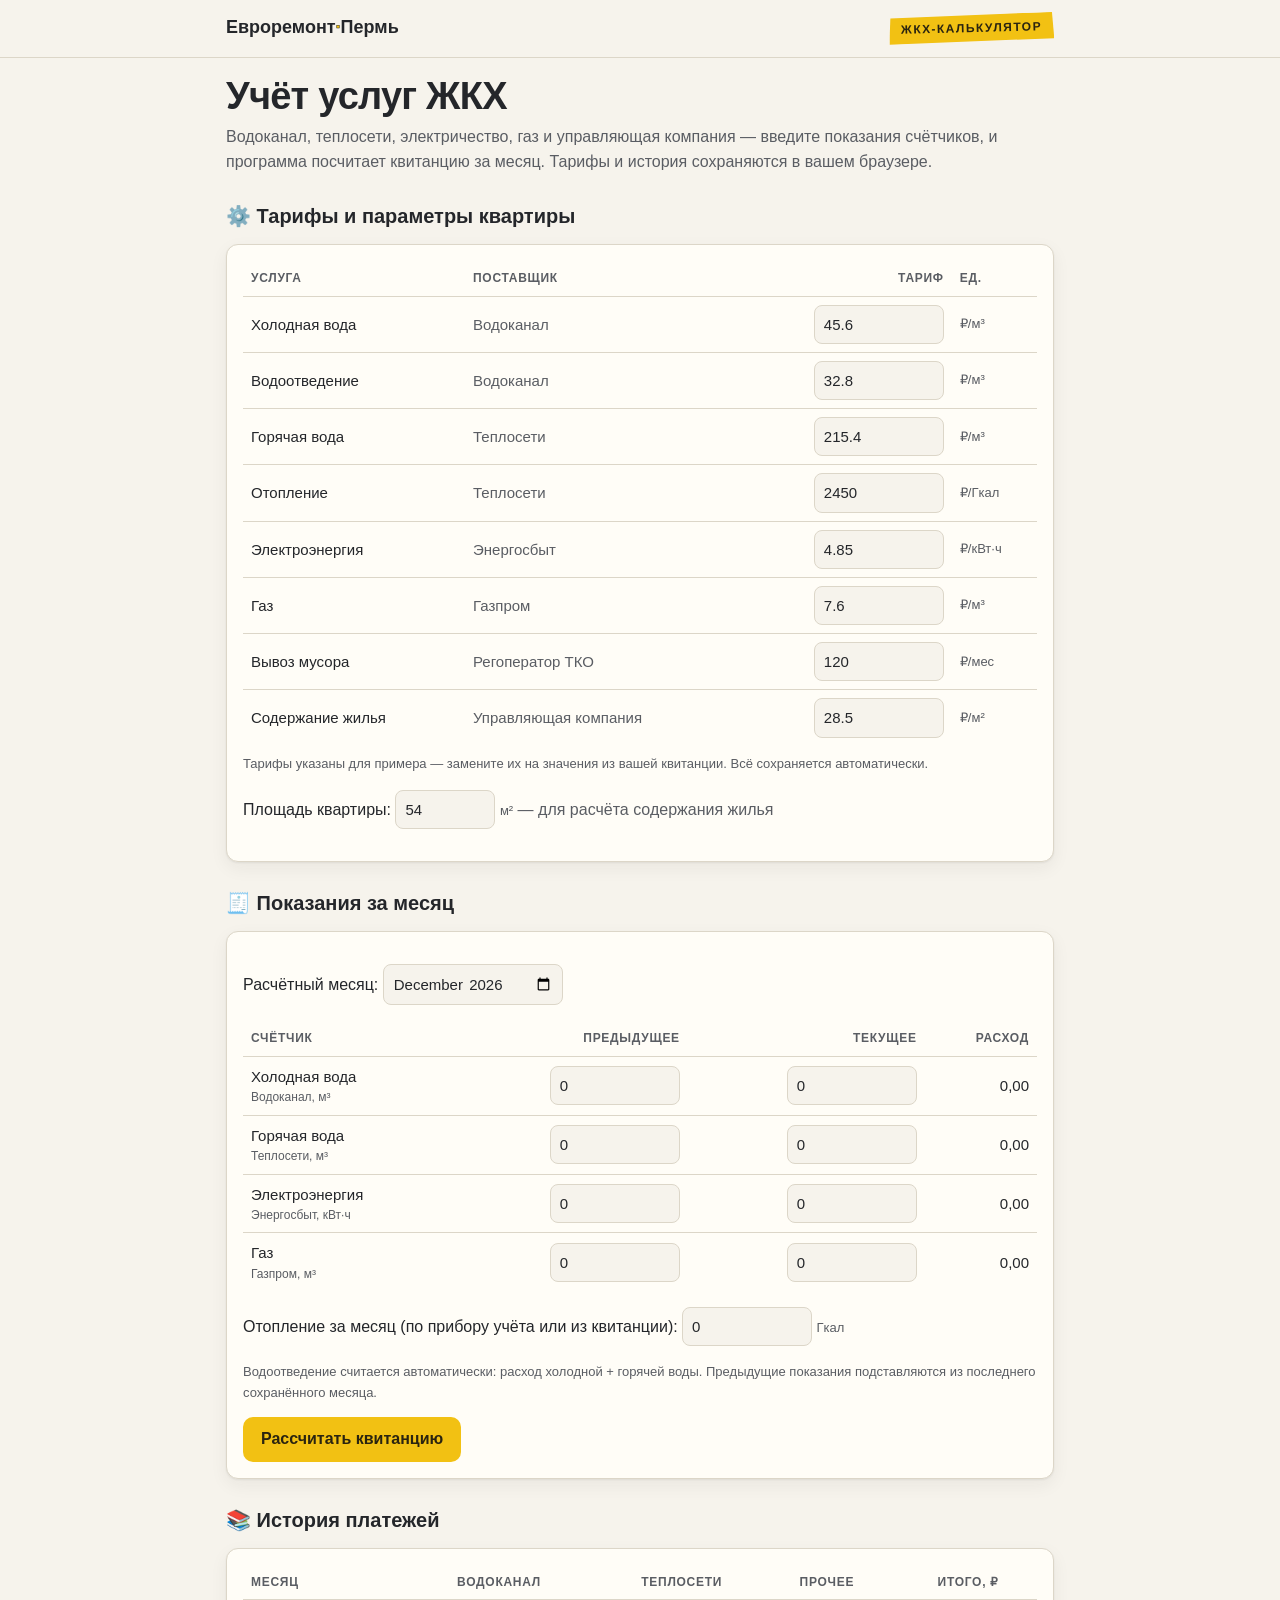
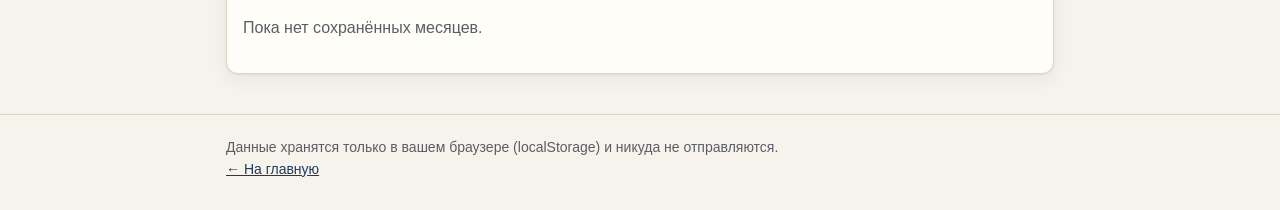
<file: zhkh.html>
<!doctype html>
<html lang="ru">
<head>
<meta charset="utf-8">
<meta name="viewport" content="width=device-width, initial-scale=1">
<meta name="description" content="Программа учёта услуг ЖКХ: Водоканал, теплосети, электричество, газ. Показания счётчиков, тарифы, расчёт квитанции и история платежей.">
<title>ЖКХ‑калькулятор — Водоканал, теплосети и другие услуги</title>

<style>
  :root{
    --bg:        #f6f3ec;
    --bg-raise:  #fffdf7;
    --ink:       #24262a;
    --ink-soft:  #5a5d63;
    --line:      #dcd6c8;
    --tape:      #f2c113;
    --tape-ink:  #2a2410;
    --accent-deep:#1f3a5f;
    --ok:        #2e7d4f;
    --warn:      #b3541e;
    --shadow: 0 1px 2px rgba(36,38,42,.07), 0 6px 18px rgba(36,38,42,.06);
  }
  @media (prefers-color-scheme: dark){
    :root{
      --bg:#1d1f23; --bg-raise:#26282e; --ink:#ecebe6; --ink-soft:#a5a7ab;
      --line:#3a3d44; --tape:#e8b90f; --tape-ink:#241f0c; --accent-deep:#8fb4e3;
      --ok:#7fce9f; --warn:#e8a173;
      --shadow: 0 1px 2px rgba(0,0,0,.4), 0 6px 18px rgba(0,0,0,.35);
    }
  }

  *{box-sizing:border-box}
  body{
    margin:0; background:var(--bg); color:var(--ink);
    font:400 16px/1.55 -apple-system, BlinkMacSystemFont, "Segoe UI", Roboto, "Helvetica Neue", Arial, sans-serif;
    -webkit-font-smoothing:antialiased;
  }
  a{color:var(--accent-deep)}
  a:focus-visible, button:focus-visible, input:focus-visible, select:focus-visible{
    outline:3px solid var(--tape); outline-offset:2px;
  }
  .wrap{max-width:860px; margin:0 auto; padding:0 16px}

  header{border-bottom:1px solid var(--line); padding:14px 0}
  header .wrap{display:flex; align-items:center; justify-content:space-between; gap:12px; flex-wrap:wrap}
  .logo{font-weight:800; font-size:18px; text-decoration:none; color:var(--ink)}
  .logo span{color:var(--tape); -webkit-text-stroke:.5px var(--tape-ink)}

  .tape{
    display:inline-block; background:var(--tape); color:var(--tape-ink);
    font-weight:700; font-size:12px; letter-spacing:.12em; text-transform:uppercase;
    padding:5px 12px; transform:rotate(-1.5deg);
    clip-path:polygon(1% 8%, 99% 0%, 100% 92%, 0% 100%);
  }

  h1{font-size:clamp(26px,6vw,38px); line-height:1.1; font-weight:800; letter-spacing:-.02em; margin:18px 0 8px}
  .lead{color:var(--ink-soft); margin:0 0 8px}

  section{margin:26px 0}
  h2{font-size:20px; margin:0 0 12px; display:flex; align-items:center; gap:8px}

  .card{
    background:var(--bg-raise); border:1px solid var(--line); border-radius:12px;
    box-shadow:var(--shadow); padding:16px;
  }

  table{width:100%; border-collapse:collapse; font-size:15px}
  th, td{padding:8px 8px; text-align:left; border-bottom:1px solid var(--line); vertical-align:middle}
  th{font-size:12px; text-transform:uppercase; letter-spacing:.06em; color:var(--ink-soft); font-weight:700}
  td.num, th.num{text-align:right; white-space:nowrap; font-variant-numeric:tabular-nums}
  tr:last-child td{border-bottom:none}
  .table-scroll{overflow-x:auto}

  input[type="number"], input[type="month"], input[type="text"]{
    width:100%; max-width:130px; padding:7px 9px; font:inherit; font-size:15px;
    color:var(--ink); background:var(--bg); border:1px solid var(--line); border-radius:8px;
    font-variant-numeric:tabular-nums;
  }
  input[type="month"]{max-width:180px}
  input:invalid{border-color:var(--warn)}

  .provider{font-size:12px; color:var(--ink-soft); display:block}
  .unit{color:var(--ink-soft); font-size:13px; white-space:nowrap}

  .btn{
    display:inline-block; border:none; cursor:pointer; font:inherit; font-weight:700;
    background:var(--tape); color:var(--tape-ink); padding:10px 18px; border-radius:10px;
  }
  .btn.secondary{background:transparent; color:var(--ink); border:1px solid var(--line)}
  .btn.danger{background:transparent; color:var(--warn); border:1px solid var(--warn); padding:6px 10px; font-weight:600; font-size:14px}
  .btn-row{display:flex; gap:10px; flex-wrap:wrap; margin-top:14px}

  .total-line{font-size:22px; font-weight:800; margin-top:10px}
  .total-line small{font-weight:400; color:var(--ink-soft); font-size:14px}
  .group-row td{font-weight:700; background:color-mix(in srgb, var(--tape) 12%, transparent)}
  .muted{color:var(--ink-soft)}
  .hint{font-size:13px; color:var(--ink-soft); margin-top:8px}
  .msg{margin-top:10px; font-weight:600}
  .msg.ok{color:var(--ok)}
  .msg.warn{color:var(--warn)}

  footer{border-top:1px solid var(--line); margin-top:40px; padding:22px 0 30px; color:var(--ink-soft); font-size:14px}

  @media print{
    header, footer, .btn-row, #tariffs, #readings, #history, .hint, .no-print{display:none !important}
    body{background:#fff; color:#000}
    .card{border:none; box-shadow:none; padding:0}
    #receipt{margin:0}
  }
</style>
</head>
<body>

<header>
  <div class="wrap">
    <a class="logo" href="index.html">Евроремонт<span>·</span>Пермь</a>
    <span class="tape">ЖКХ‑калькулятор</span>
  </div>
</header>

<main class="wrap">
  <h1>Учёт услуг ЖКХ</h1>
  <p class="lead">Водоканал, теплосети, электричество, газ и управляющая компания — введите показания счётчиков, и программа посчитает квитанцию за месяц. Тарифы и история сохраняются в вашем браузере.</p>

  <section id="tariffs">
    <h2>⚙️ Тарифы и параметры квартиры</h2>
    <div class="card">
      <div class="table-scroll">
      <table>
        <thead><tr><th>Услуга</th><th>Поставщик</th><th class="num">Тариф</th><th>Ед.</th></tr></thead>
        <tbody id="tariffBody"></tbody>
      </table>
      </div>
      <p class="hint">Тарифы указаны для примера — замените их на значения из вашей квитанции. Всё сохраняется автоматически.</p>
      <p>
        Площадь квартиры:
        <input type="number" id="area" min="1" step="0.1" style="max-width:100px"> <span class="unit">м²</span>
        <span class="muted">— для расчёта содержания жилья</span>
      </p>
    </div>
  </section>

  <section id="readings">
    <h2>🧾 Показания за месяц</h2>
    <div class="card">
      <p>
        Расчётный месяц:
        <input type="month" id="month">
      </p>
      <div class="table-scroll">
      <table>
        <thead><tr><th>Счётчик</th><th class="num">Предыдущее</th><th class="num">Текущее</th><th class="num">Расход</th></tr></thead>
        <tbody id="meterBody"></tbody>
      </table>
      </div>
      <p>
        Отопление за месяц (по прибору учёта или из квитанции):
        <input type="number" id="heat" min="0" step="0.001" value="0"> <span class="unit">Гкал</span>
      </p>
      <p class="hint">Водоотведение считается автоматически: расход холодной + горячей воды. Предыдущие показания подставляются из последнего сохранённого месяца.</p>
      <div class="btn-row">
        <button class="btn" id="calcBtn">Рассчитать квитанцию</button>
      </div>
    </div>
  </section>

  <section id="receipt" hidden>
    <h2>💰 Квитанция</h2>
    <div class="card">
      <p id="receiptTitle" style="font-weight:700"></p>
      <div class="table-scroll">
      <table>
        <thead><tr><th>Услуга</th><th class="num">Объём</th><th class="num">Тариф, ₽</th><th class="num">Сумма, ₽</th></tr></thead>
        <tbody id="receiptBody"></tbody>
      </table>
      </div>
      <p class="total-line">Итого: <span id="grandTotal"></span> ₽ <small>за месяц</small></p>
      <div class="btn-row">
        <button class="btn" id="saveBtn">Сохранить в историю</button>
        <button class="btn secondary" id="printBtn">🖨️ Распечатать</button>
      </div>
      <p id="saveMsg" class="msg" hidden></p>
    </div>
  </section>

  <section id="history">
    <h2>📚 История платежей</h2>
    <div class="card">
      <div class="table-scroll">
      <table>
        <thead><tr><th>Месяц</th><th class="num">Водоканал</th><th class="num">Теплосети</th><th class="num">Прочее</th><th class="num">Итого, ₽</th><th></th></tr></thead>
        <tbody id="historyBody"></tbody>
      </table>
      </div>
      <p id="historyEmpty" class="muted">Пока нет сохранённых месяцев.</p>
    </div>
  </section>
</main>

<footer>
  <div class="wrap">
    Данные хранятся только в вашем браузере (localStorage) и никуда не отправляются.<br>
    <a href="index.html">← На главную</a>
  </div>
</footer>

<script>
'use strict';

/* ---------- справочник услуг ---------- */
const METERS = [
  {id:'cold',  name:'Холодная вода',  provider:'Водоканал',  unit:'м³',    step:'0.001'},
  {id:'hot',   name:'Горячая вода',   provider:'Теплосети',  unit:'м³',    step:'0.001'},
  {id:'elec',  name:'Электроэнергия', provider:'Энергосбыт', unit:'кВт·ч', step:'1'},
  {id:'gas',   name:'Газ',            provider:'Газпром',    unit:'м³',    step:'0.01'},
];

const TARIFF_DEFS = [
  {id:'cold',    name:'Холодная вода',   provider:'Водоканал',  unit:'₽/м³',    def:45.60},
  {id:'sewer',   name:'Водоотведение',   provider:'Водоканал',  unit:'₽/м³',    def:32.80},
  {id:'hot',     name:'Горячая вода',    provider:'Теплосети',  unit:'₽/м³',    def:215.40},
  {id:'heat',    name:'Отопление',       provider:'Теплосети',  unit:'₽/Гкал',  def:2450.00},
  {id:'elec',    name:'Электроэнергия',  provider:'Энергосбыт', unit:'₽/кВт·ч', def:4.85},
  {id:'gas',     name:'Газ',             provider:'Газпром',    unit:'₽/м³',    def:7.60},
  {id:'trash',   name:'Вывоз мусора',    provider:'Регоператор ТКО', unit:'₽/мес', def:120.00},
  {id:'service', name:'Содержание жилья',provider:'Управляющая компания', unit:'₽/м²', def:28.50},
];

const LS_KEY = 'zhkh-app-v1';

/* ---------- состояние ---------- */
function loadState(){
  try{
    const s = JSON.parse(localStorage.getItem(LS_KEY));
    if (s && typeof s === 'object') return s;
  }catch(e){}
  return {tariffs:{}, area:54, history:[]};
}
const state = loadState();
for (const t of TARIFF_DEFS){
  if (typeof state.tariffs[t.id] !== 'number') state.tariffs[t.id] = t.def;
}
if (!Array.isArray(state.history)) state.history = [];

function persist(){ localStorage.setItem(LS_KEY, JSON.stringify(state)); }

const fmt = n => n.toLocaleString('ru-RU', {minimumFractionDigits:2, maximumFractionDigits:2});
const monthName = m => {
  const [y, mo] = m.split('-').map(Number);
  return new Date(y, mo - 1, 1).toLocaleDateString('ru-RU', {month:'long', year:'numeric'});
};

/* ---------- тарифы ---------- */
const tariffBody = document.getElementById('tariffBody');
for (const t of TARIFF_DEFS){
  const tr = document.createElement('tr');
  tr.innerHTML =
    `<td>${t.name}</td><td class="muted">${t.provider}</td>` +
    `<td class="num"><input type="number" min="0" step="0.01" data-tariff="${t.id}"></td>` +
    `<td class="unit">${t.unit}</td>`;
  tariffBody.appendChild(tr);
}
document.querySelectorAll('[data-tariff]').forEach(inp => {
  inp.value = state.tariffs[inp.dataset.tariff];
  inp.addEventListener('change', () => {
    const v = parseFloat(inp.value);
    if (isFinite(v) && v >= 0){ state.tariffs[inp.dataset.tariff] = v; persist(); }
    else inp.value = state.tariffs[inp.dataset.tariff];
  });
});

const areaInp = document.getElementById('area');
areaInp.value = state.area;
areaInp.addEventListener('change', () => {
  const v = parseFloat(areaInp.value);
  if (isFinite(v) && v > 0){ state.area = v; persist(); }
  else areaInp.value = state.area;
});

/* ---------- показания ---------- */
const meterBody = document.getElementById('meterBody');
for (const m of METERS){
  const tr = document.createElement('tr');
  tr.innerHTML =
    `<td>${m.name} <span class="provider">${m.provider}, ${m.unit}</span></td>` +
    `<td class="num"><input type="number" min="0" step="${m.step}" data-prev="${m.id}" value="0"></td>` +
    `<td class="num"><input type="number" min="0" step="${m.step}" data-curr="${m.id}" value="0"></td>` +
    `<td class="num" data-use="${m.id}">0</td>`;
  meterBody.appendChild(tr);
}

function readMeter(id){
  const prev = parseFloat(document.querySelector(`[data-prev="${id}"]`).value) || 0;
  const curr = parseFloat(document.querySelector(`[data-curr="${id}"]`).value) || 0;
  return {prev, curr, use: Math.max(0, curr - prev)};
}

function refreshUsage(){
  for (const m of METERS){
    const {prev, curr, use} = readMeter(m.id);
    const cell = document.querySelector(`[data-use="${m.id}"]`);
    cell.textContent = fmt(use);
    cell.style.color = curr < prev ? 'var(--warn)' : '';
  }
}
meterBody.addEventListener('input', refreshUsage);

/* подставить предыдущие показания из последнего сохранённого месяца */
function prefillFromHistory(){
  const last = state.history[state.history.length - 1];
  if (!last || !last.readings) return;
  for (const m of METERS){
    const r = last.readings[m.id];
    if (r){
      document.querySelector(`[data-prev="${m.id}"]`).value = r.curr;
      document.querySelector(`[data-curr="${m.id}"]`).value = r.curr;
    }
  }
  refreshUsage();
}

/* месяц по умолчанию — текущий */
const monthInp = document.getElementById('month');
{
  const d = new Date();
  monthInp.value = d.getFullYear() + '-' + String(d.getMonth() + 1).padStart(2, '0');
}

/* ---------- расчёт ---------- */
let currentCalc = null;

function calculate(){
  const t = state.tariffs;
  const cold = readMeter('cold'), hot = readMeter('hot'),
        elec = readMeter('elec'), gas = readMeter('gas');
  const heat = Math.max(0, parseFloat(document.getElementById('heat').value) || 0);
  const sewerUse = cold.use + hot.use;

  const items = [
    {name:'Холодная вода',    provider:'Водоканал',  vol:cold.use,  unit:'м³',    tariff:t.cold},
    {name:'Водоотведение',    provider:'Водоканал',  vol:sewerUse,  unit:'м³',    tariff:t.sewer},
    {name:'Горячая вода',     provider:'Теплосети',  vol:hot.use,   unit:'м³',    tariff:t.hot},
    {name:'Отопление',        provider:'Теплосети',  vol:heat,      unit:'Гкал',  tariff:t.heat},
    {name:'Электроэнергия',   provider:'Энергосбыт', vol:elec.use,  unit:'кВт·ч', tariff:t.elec},
    {name:'Газ',              provider:'Газпром',    vol:gas.use,   unit:'м³',    tariff:t.gas},
    {name:'Вывоз мусора',     provider:'Прочее',     vol:1,         unit:'мес',   tariff:t.trash},
    {name:'Содержание жилья', provider:'Прочее',     vol:state.area,unit:'м²',    tariff:t.service},
  ].map(i => ({...i, sum: i.vol * i.tariff}));

  const total = items.reduce((s, i) => s + i.sum, 0);
  currentCalc = {
    month: monthInp.value,
    items, total,
    readings:{cold, hot, elec, gas, heat},
  };
  renderReceipt();
}

function renderReceipt(){
  const {month, items, total} = currentCalc;
  document.getElementById('receiptTitle').textContent =
    'Квитанция за ' + (month ? monthName(month) : 'месяц');

  const body = document.getElementById('receiptBody');
  body.innerHTML = '';
  let lastProvider = null;
  for (const i of items){
    if (i.provider !== lastProvider){
      lastProvider = i.provider;
      const providerSum = items.filter(x => x.provider === i.provider).reduce((s, x) => s + x.sum, 0);
      const g = document.createElement('tr');
      g.className = 'group-row';
      g.innerHTML = `<td colspan="3">${i.provider}</td><td class="num">${fmt(providerSum)}</td>`;
      body.appendChild(g);
    }
    const tr = document.createElement('tr');
    tr.innerHTML =
      `<td>${i.name}</td>` +
      `<td class="num">${fmt(i.vol)} <span class="unit">${i.unit}</span></td>` +
      `<td class="num">${fmt(i.tariff)}</td>` +
      `<td class="num">${fmt(i.sum)}</td>`;
    body.appendChild(tr);
  }
  document.getElementById('grandTotal').textContent = fmt(total);
  document.getElementById('saveMsg').hidden = true;
  document.getElementById('receipt').hidden = false;
  document.getElementById('receipt').scrollIntoView({behavior:'smooth', block:'start'});
}

document.getElementById('calcBtn').addEventListener('click', calculate);
document.getElementById('printBtn').addEventListener('click', () => window.print());

/* ---------- история ---------- */
function providerSum(entry, provider){
  return entry.items.filter(i => i.provider === provider).reduce((s, i) => s + i.sum, 0);
}

function renderHistory(){
  const body = document.getElementById('historyBody');
  body.innerHTML = '';
  const sorted = [...state.history].sort((a, b) => a.month.localeCompare(b.month));
  for (const e of sorted){
    const other = e.total - providerSum(e, 'Водоканал') - providerSum(e, 'Теплосети');
    const tr = document.createElement('tr');
    tr.innerHTML =
      `<td>${monthName(e.month)}</td>` +
      `<td class="num">${fmt(providerSum(e, 'Водоканал'))}</td>` +
      `<td class="num">${fmt(providerSum(e, 'Теплосети'))}</td>` +
      `<td class="num">${fmt(other)}</td>` +
      `<td class="num" style="font-weight:700">${fmt(e.total)}</td>` +
      `<td><button class="btn danger" data-del="${e.month}">Удалить</button></td>`;
    body.appendChild(tr);
  }
  document.getElementById('historyEmpty').hidden = sorted.length > 0;
}

document.getElementById('historyBody').addEventListener('click', e => {
  const btn = e.target.closest('[data-del]');
  if (!btn) return;
  if (!confirm('Удалить запись за ' + monthName(btn.dataset.del) + '?')) return;
  state.history = state.history.filter(h => h.month !== btn.dataset.del);
  persist();
  renderHistory();
});

document.getElementById('saveBtn').addEventListener('click', () => {
  if (!currentCalc) return;
  const msg = document.getElementById('saveMsg');
  if (!currentCalc.month){
    msg.textContent = 'Укажите расчётный месяц перед сохранением.';
    msg.className = 'msg warn'; msg.hidden = false;
    return;
  }
  const replaced = state.history.some(h => h.month === currentCalc.month);
  state.history = state.history.filter(h => h.month !== currentCalc.month);
  state.history.push(currentCalc);
  state.history.sort((a, b) => a.month.localeCompare(b.month));
  persist();
  renderHistory();
  msg.textContent = replaced
    ? 'Запись за ' + monthName(currentCalc.month) + ' обновлена.'
    : 'Сохранено: ' + monthName(currentCalc.month) + '.';
  msg.className = 'msg ok'; msg.hidden = false;
});

/* ---------- старт ---------- */
prefillFromHistory();
renderHistory();
refreshUsage();
</script>
</body>
</html>
</file>
